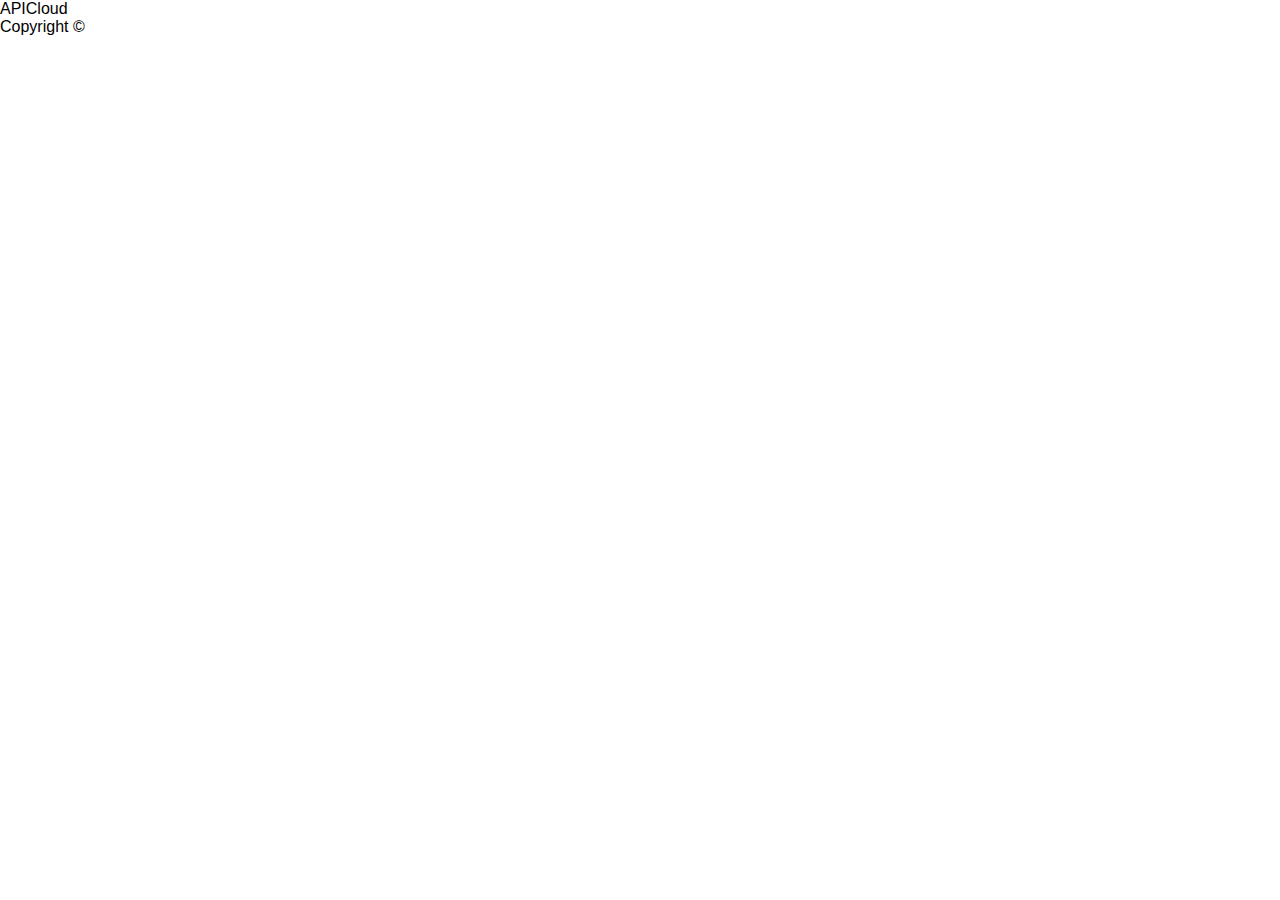
<file: widget/index.html>
<!doctype html>
<html>

<head>
    <meta charset="utf-8">
    <meta name="viewport" content="maximum-scale=1.0,minimum-scale=1.0,user-scalable=0,initial-scale=1.0,width=device-width" />
    <meta name="format-detection" content="telephone=no,email=no,date=no,address=no">
    <title>反弹密室大逃脱</title>
    <link rel="stylesheet" type="text/css" href="./css/api.css" />
</head>

<body class="wrap">
    <header>APICloud</header>
    <section class="flex-1">
    </section>
    <footer>Copyright &copy;<span id="year"></span></footer>
</body>
<script type="text/javascript" src="./script/api.js"></script>
<script type="text/javascript">
apiready = function () {
        // api.addEventListener({
      	// 	name: 'keyback'
      	// }, function(ret, err){
        //     api.toast({
        // 			msg: '按了退出键',
        // 			duration:2000,
        // 			location: 'bottom'
        // 		});
        // })
  // var simInfoImp = api.require('simInfoImp');
  // simInfoImp.getSimSerialNumber(function(ret) {
  //     alert(JSON.stringify(ret));
  // });
    // var androidNfc= api.require('androidNfc');
    // api.setScreenOrientation({
    //     orientation: 'auto_landscape'
    // });
    // androidNfc.nfcGetId(function( ret, err ){
    //     if (ret.status) {
    //         console.log(JSON.stringify(ret));
    //         alert(JSON.stringify("读取的卡号：" + ret.cardId));
    //     } else {
    //         console.log(JSON.stringify(err));
    //         alert(JSON.stringify("错误信息：" + err.msg));
    //     }
    // });
    // var photoBrowser = api.require("photoBrowser");
    // photoBrowser.open(
    //   {
    //     images: ['http://www.apicloud.com/start_page_h/be/fe/befebc0c1a93c060c2c7774ebd3f6e3b.png'],
    //     bgColor: "#000",
    //   },
    //   function (ret, err) {
    //     if (ret) {
    //       if(ret.eventType == 'click'){
    //         photoBrowser.close()
    //       }
    //       // alert(JSON.stringify(ret));
    //     } else {
    //       alert(JSON.stringify(err));
    //     }
    //   }
    // );
    api.openFrame({
        name: 'main',
        url: 'html/main.html',
        bounces: true,
    });
    // function jpushListener(ret){
    //   api.confirm( {
    //     title: 'ret',
    //     msg: ret,
    //     buttons: [ '确定  ', '取消' ]
    //   }, function ( ret, err ) {
    //   } )
    // }
    var ajpush = api.require('ajpush');
    ajpush.init(function(ret) {
        // ajpush.setListener(jpushListener);
    });
};
</script>

</html>
</file>
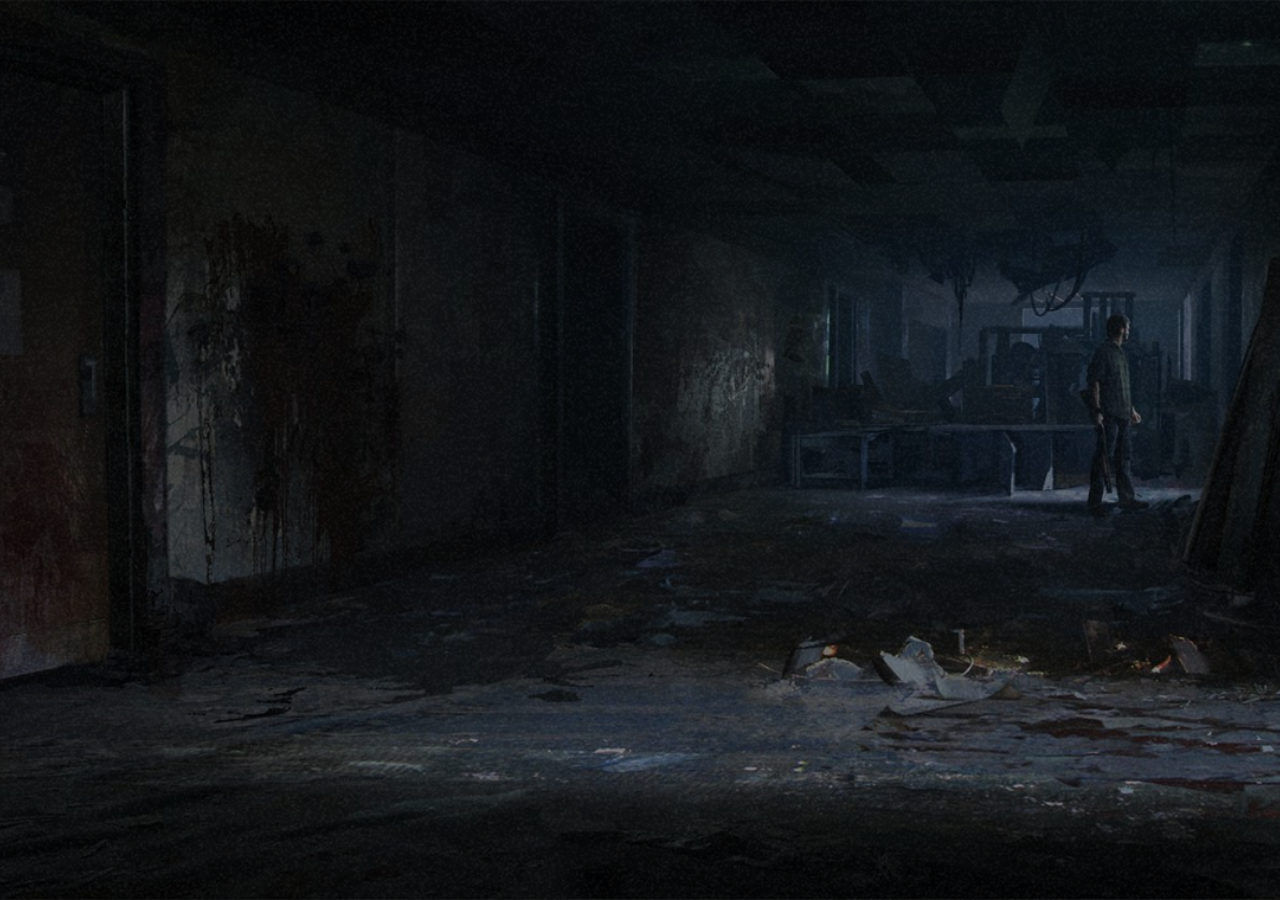
<file: widget/html/MRTT/index.html>
<!DOCTYPE html><html lang=en><head><meta charset=utf-8><meta http-equiv=X-UA-Compatible content="IE=edge,chrome=1"><meta name=renderer content=webkit><meta name=MobileOptimized content=320><meta name=keywords content=""><meta name=description content=""><meta name=viewport content="width=device-width,initial-scale=1,user-scalable=no"><meta name=HandheldFriendly content=true><meta name=apple-mobile-web-app-capable content=yes><meta name=apple-mobile-web-app-status-bar-style content=black><meta name=format-detection content="telphone=no, email=no"><meta name=screen-orientation content=portrait><meta name=x5-orientation content=portrait><meta name=full-screen content=yes><meta name=x5-fullscreen content=true><meta name=browsermode content=application><meta name=x5-page-mode content=app><meta name=msapplication-tap-highlight content=no><meta name=referrer content=no-referrer><link rel=icon href=favicon.ico><title>vue</title><link rel=stylesheet href=icon/iconfont.css><link href=css/app.0f9bf4ec.css rel=preload as=style><link href=css/chunk-vendors.8d628da2.css rel=preload as=style><link href=js/app.62fc1a55.js rel=preload as=script><link href=js/chunk-vendors.3c4aa579.js rel=preload as=script><link href=css/chunk-vendors.8d628da2.css rel=stylesheet><link href=css/app.0f9bf4ec.css rel=stylesheet></head><body><noscript><strong>We're sorry but vue doesn't work properly without JavaScript enabled. Please enable it to continue.</strong></noscript><div id=app></div><script src=./apiready.js></script><script>(function (doc, win) {
      var docEl = doc.documentElement,
        resizeEvt = 'orientationchange' in window ? 'orientationchange' : 'resize',
        recalc = function () {
          var clientWidth = docEl.clientWidth;
          if (!clientWidth) return;
          docEl.style.fontSize = 50 * (clientWidth / 667) + 'px';
        };
      if (!doc.addEventListener) return;
      win.addEventListener(resizeEvt, recalc, false);
      doc.addEventListener('DOMContentLoaded', recalc, false);
    })(document, window)</script><script src=js/chunk-vendors.3c4aa579.js></script><script src=js/app.62fc1a55.js></script></body></html>
</file>
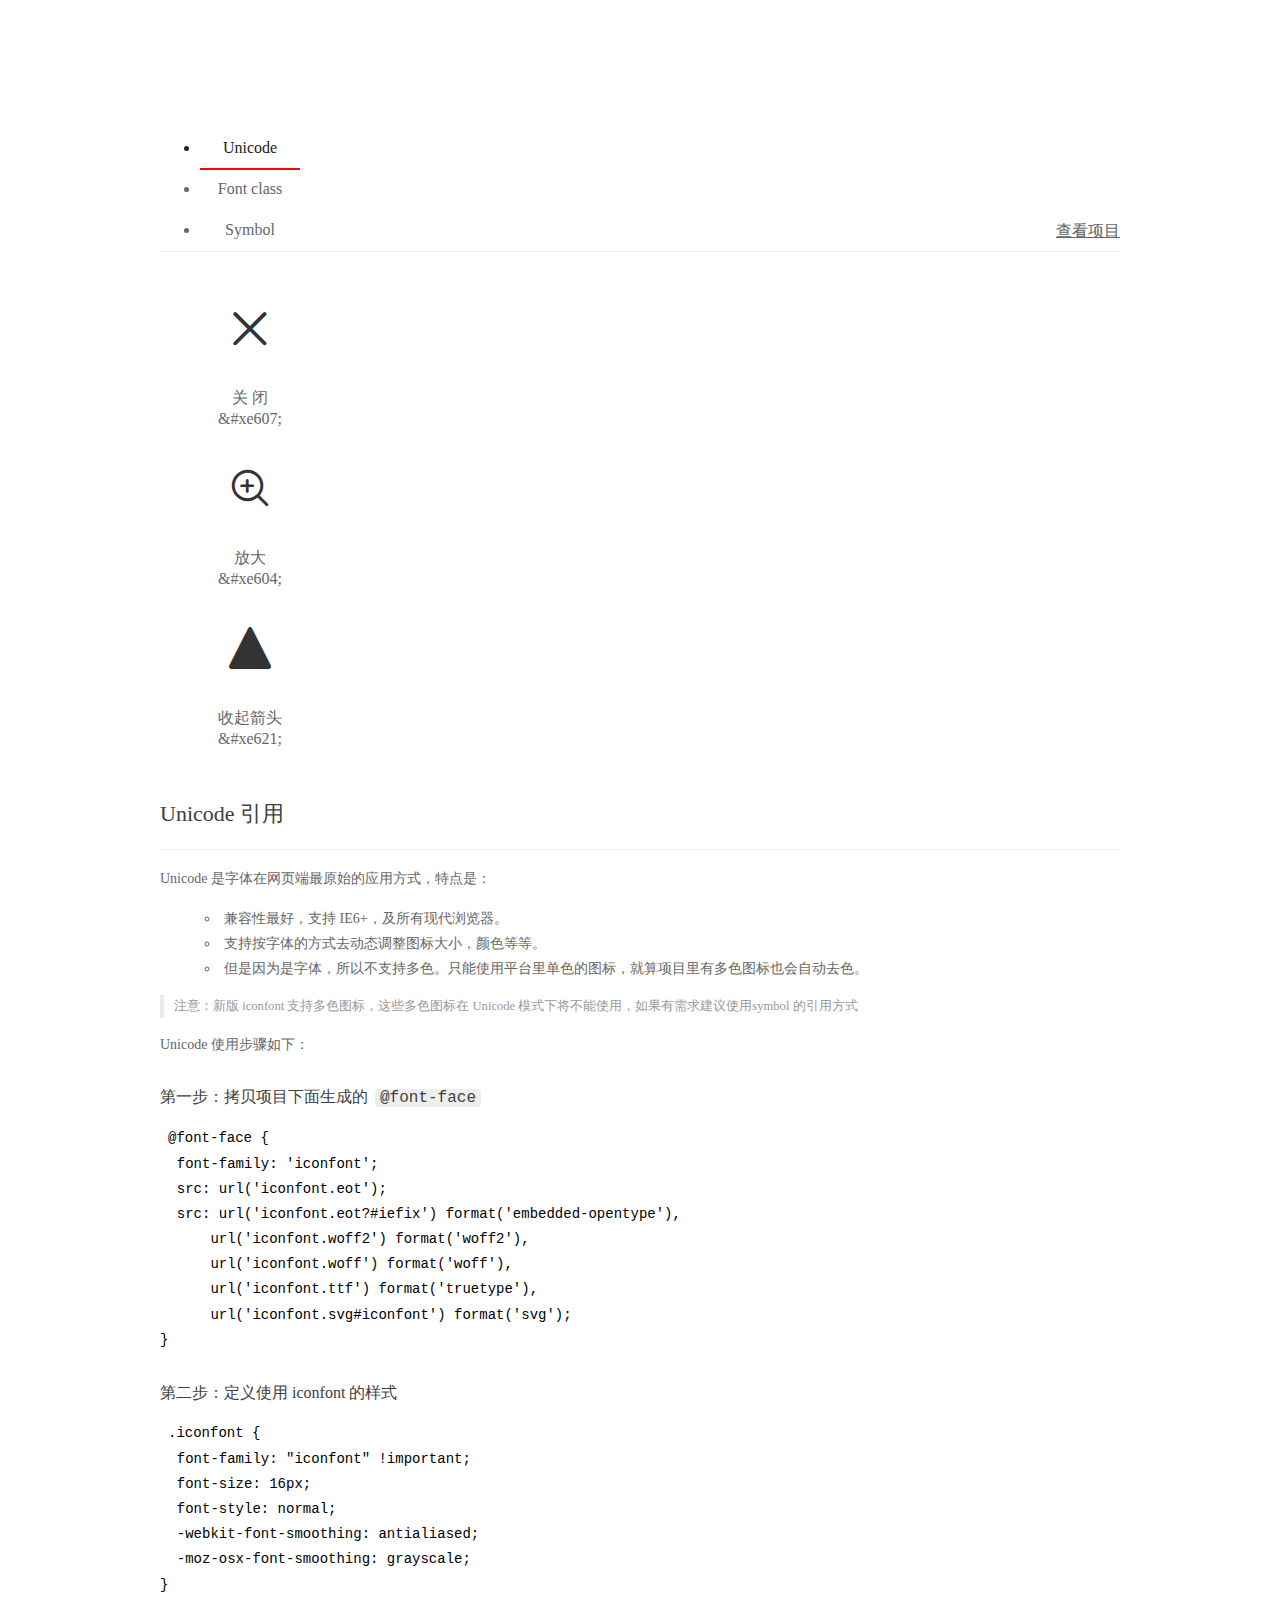
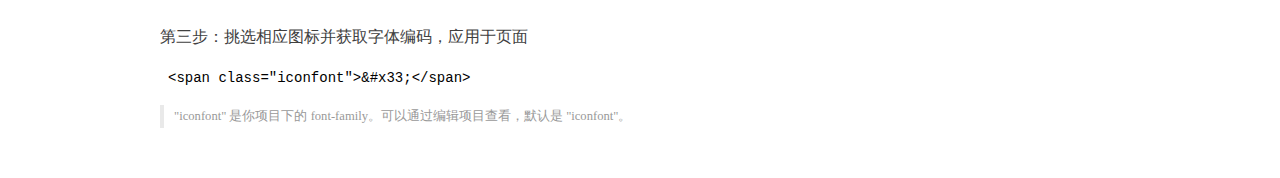
<file: widget/html/MRTT/icon/demo_index.html>
<!DOCTYPE html>
<html>
<head>
  <meta charset="utf-8"/>
  <title>IconFont Demo</title>
  <link rel="shortcut icon" href="https://img.alicdn.com/tps/i4/TB1_oz6GVXXXXaFXpXXJDFnIXXX-64-64.ico" type="image/x-icon"/>
  <link rel="stylesheet" href="https://g.alicdn.com/thx/cube/1.3.2/cube.min.css">
  <link rel="stylesheet" href="demo.css">
  <link rel="stylesheet" href="iconfont.css">
  <script src="iconfont.js"></script>
  <!-- jQuery -->
  <script src="https://a1.alicdn.com/oss/uploads/2018/12/26/7bfddb60-08e8-11e9-9b04-53e73bb6408b.js"></script>
  <!-- 代码高亮 -->
  <script src="https://a1.alicdn.com/oss/uploads/2018/12/26/a3f714d0-08e6-11e9-8a15-ebf944d7534c.js"></script>
</head>
<body>
  <div class="main">
    <h1 class="logo"><a href="https://www.iconfont.cn/" title="iconfont 首页" target="_blank">&#xe86b;</a></h1>
    <div class="nav-tabs">
      <ul id="tabs" class="dib-box">
        <li class="dib active"><span>Unicode</span></li>
        <li class="dib"><span>Font class</span></li>
        <li class="dib"><span>Symbol</span></li>
      </ul>
      
      <a href="https://www.iconfont.cn/manage/index?manage_type=myprojects&projectId=1977488" target="_blank" class="nav-more">查看项目</a>
      
    </div>
    <div class="tab-container">
      <div class="content unicode" style="display: block;">
          <ul class="icon_lists dib-box">
          
            <li class="dib">
              <span class="icon iconfont">&#xe607;</span>
                <div class="name">关  闭</div>
                <div class="code-name">&amp;#xe607;</div>
              </li>
          
            <li class="dib">
              <span class="icon iconfont">&#xe604;</span>
                <div class="name">放大</div>
                <div class="code-name">&amp;#xe604;</div>
              </li>
          
            <li class="dib">
              <span class="icon iconfont">&#xe621;</span>
                <div class="name">收起箭头</div>
                <div class="code-name">&amp;#xe621;</div>
              </li>
          
          </ul>
          <div class="article markdown">
          <h2 id="unicode-">Unicode 引用</h2>
          <hr>

          <p>Unicode 是字体在网页端最原始的应用方式，特点是：</p>
          <ul>
            <li>兼容性最好，支持 IE6+，及所有现代浏览器。</li>
            <li>支持按字体的方式去动态调整图标大小，颜色等等。</li>
            <li>但是因为是字体，所以不支持多色。只能使用平台里单色的图标，就算项目里有多色图标也会自动去色。</li>
          </ul>
          <blockquote>
            <p>注意：新版 iconfont 支持多色图标，这些多色图标在 Unicode 模式下将不能使用，如果有需求建议使用symbol 的引用方式</p>
          </blockquote>
          <p>Unicode 使用步骤如下：</p>
          <h3 id="-font-face">第一步：拷贝项目下面生成的 <code>@font-face</code></h3>
<pre><code class="language-css"
>@font-face {
  font-family: 'iconfont';
  src: url('iconfont.eot');
  src: url('iconfont.eot?#iefix') format('embedded-opentype'),
      url('iconfont.woff2') format('woff2'),
      url('iconfont.woff') format('woff'),
      url('iconfont.ttf') format('truetype'),
      url('iconfont.svg#iconfont') format('svg');
}
</code></pre>
          <h3 id="-iconfont-">第二步：定义使用 iconfont 的样式</h3>
<pre><code class="language-css"
>.iconfont {
  font-family: "iconfont" !important;
  font-size: 16px;
  font-style: normal;
  -webkit-font-smoothing: antialiased;
  -moz-osx-font-smoothing: grayscale;
}
</code></pre>
          <h3 id="-">第三步：挑选相应图标并获取字体编码，应用于页面</h3>
<pre>
<code class="language-html"
>&lt;span class="iconfont"&gt;&amp;#x33;&lt;/span&gt;
</code></pre>
          <blockquote>
            <p>"iconfont" 是你项目下的 font-family。可以通过编辑项目查看，默认是 "iconfont"。</p>
          </blockquote>
          </div>
      </div>
      <div class="content font-class">
        <ul class="icon_lists dib-box">
          
          <li class="dib">
            <span class="icon iconfont icon-guanbi"></span>
            <div class="name">
              关  闭
            </div>
            <div class="code-name">.icon-guanbi
            </div>
          </li>
          
          <li class="dib">
            <span class="icon iconfont icon-fangda"></span>
            <div class="name">
              放大
            </div>
            <div class="code-name">.icon-fangda
            </div>
          </li>
          
          <li class="dib">
            <span class="icon iconfont icon-jiantou"></span>
            <div class="name">
              收起箭头
            </div>
            <div class="code-name">.icon-jiantou
            </div>
          </li>
          
        </ul>
        <div class="article markdown">
        <h2 id="font-class-">font-class 引用</h2>
        <hr>

        <p>font-class 是 Unicode 使用方式的一种变种，主要是解决 Unicode 书写不直观，语意不明确的问题。</p>
        <p>与 Unicode 使用方式相比，具有如下特点：</p>
        <ul>
          <li>兼容性良好，支持 IE8+，及所有现代浏览器。</li>
          <li>相比于 Unicode 语意明确，书写更直观。可以很容易分辨这个 icon 是什么。</li>
          <li>因为使用 class 来定义图标，所以当要替换图标时，只需要修改 class 里面的 Unicode 引用。</li>
          <li>不过因为本质上还是使用的字体，所以多色图标还是不支持的。</li>
        </ul>
        <p>使用步骤如下：</p>
        <h3 id="-fontclass-">第一步：引入项目下面生成的 fontclass 代码：</h3>
<pre><code class="language-html">&lt;link rel="stylesheet" href="./iconfont.css"&gt;
</code></pre>
        <h3 id="-">第二步：挑选相应图标并获取类名，应用于页面：</h3>
<pre><code class="language-html">&lt;span class="iconfont icon-xxx"&gt;&lt;/span&gt;
</code></pre>
        <blockquote>
          <p>"
            iconfont" 是你项目下的 font-family。可以通过编辑项目查看，默认是 "iconfont"。</p>
        </blockquote>
      </div>
      </div>
      <div class="content symbol">
          <ul class="icon_lists dib-box">
          
            <li class="dib">
                <svg class="icon svg-icon" aria-hidden="true">
                  <use xlink:href="#icon-guanbi"></use>
                </svg>
                <div class="name">关  闭</div>
                <div class="code-name">#icon-guanbi</div>
            </li>
          
            <li class="dib">
                <svg class="icon svg-icon" aria-hidden="true">
                  <use xlink:href="#icon-fangda"></use>
                </svg>
                <div class="name">放大</div>
                <div class="code-name">#icon-fangda</div>
            </li>
          
            <li class="dib">
                <svg class="icon svg-icon" aria-hidden="true">
                  <use xlink:href="#icon-jiantou"></use>
                </svg>
                <div class="name">收起箭头</div>
                <div class="code-name">#icon-jiantou</div>
            </li>
          
          </ul>
          <div class="article markdown">
          <h2 id="symbol-">Symbol 引用</h2>
          <hr>

          <p>这是一种全新的使用方式，应该说这才是未来的主流，也是平台目前推荐的用法。相关介绍可以参考这篇<a href="">文章</a>
            这种用法其实是做了一个 SVG 的集合，与另外两种相比具有如下特点：</p>
          <ul>
            <li>支持多色图标了，不再受单色限制。</li>
            <li>通过一些技巧，支持像字体那样，通过 <code>font-size</code>, <code>color</code> 来调整样式。</li>
            <li>兼容性较差，支持 IE9+，及现代浏览器。</li>
            <li>浏览器渲染 SVG 的性能一般，还不如 png。</li>
          </ul>
          <p>使用步骤如下：</p>
          <h3 id="-symbol-">第一步：引入项目下面生成的 symbol 代码：</h3>
<pre><code class="language-html">&lt;script src="./iconfont.js"&gt;&lt;/script&gt;
</code></pre>
          <h3 id="-css-">第二步：加入通用 CSS 代码（引入一次就行）：</h3>
<pre><code class="language-html">&lt;style&gt;
.icon {
  width: 1em;
  height: 1em;
  vertical-align: -0.15em;
  fill: currentColor;
  overflow: hidden;
}
&lt;/style&gt;
</code></pre>
          <h3 id="-">第三步：挑选相应图标并获取类名，应用于页面：</h3>
<pre><code class="language-html">&lt;svg class="icon" aria-hidden="true"&gt;
  &lt;use xlink:href="#icon-xxx"&gt;&lt;/use&gt;
&lt;/svg&gt;
</code></pre>
          </div>
      </div>

    </div>
  </div>
  <script>
  $(document).ready(function () {
      $('.tab-container .content:first').show()

      $('#tabs li').click(function (e) {
        var tabContent = $('.tab-container .content')
        var index = $(this).index()

        if ($(this).hasClass('active')) {
          return
        } else {
          $('#tabs li').removeClass('active')
          $(this).addClass('active')

          tabContent.hide().eq(index).fadeIn()
        }
      })
    })
  </script>
</body>
</html>
</file>
<file: widget/css/api.css>
html{
	font-family: sans-serif;
}
html,body,header,section,footer,div,ul,ol,li,img,a,span,em,del,legend,center,strong,var,fieldset,form,label,dl,dt,dd,cite,input,hr,time,mark,code,figcaption,figure,textarea,h1,h2,h3,h4,h5,h6,p{
	margin:0;
	border:0;
	padding:0;
	font-style:normal;
}
html,body {
	-webkit-touch-callout:none;
	-webkit-text-size-adjust:none;
	-webkit-tap-highlight-color:rgba(0, 0, 0, 0);
	-webkit-user-select:none;
	background-color: #fff;
}
nav,article,aside,details,main,header,footer,section,fieldset,figcaption,figure{
	display: block;
}
img,a,button,em,del,strong,var,label,cite,small,time,mark,code,textarea{
	display:inline-block;
}
header,section,footer {
	position:relative;
}
ol,ul{
	list-style:none;
}
input,button,textarea {
	border:0;
	margin:0;
	padding:0;
	font-size:1em;
	line-height:1em;
	/*-webkit-appearance:none;*/
	background-color:rgba(0, 0, 0, 0);
}
span{
	display:inline-block;
}
a:active, a:hover {
  outline: 0;
}
a, a:visited{
	text-decoration:none;
}

label, .wordWrap{
    word-wrap: break-word;
    word-break: break-all;
}
table {
  border-collapse: collapse;
  border-spacing: 0;
}
td,th {
  padding: 0;
}
.clearfix:after{
	content: ' ';
	display: block;
	clear: both;
	visibility:hidden;
	line-height: 0;
	height:0;
}
.loading_more{
	display: block;
	height: 1.5em;
	width: 100%;
}
.loading_more:before {
	display: inline-block; vertical-align: text-bottom;
	content: ' '; height: 16px; width: 16px; margin-right: 6px;
	background: url(../image/loading_more.gif) no-repeat center;
	-webkit-background-size: contain;
	background-size: contain;
} 
.loading_more:after {
	content: '加载更多';	
}
</file>
<file: widget/html/MRTT/icon/demo.css>
/* Logo 字体 */
@font-face {
  font-family: "iconfont logo";
  src: url('https://at.alicdn.com/t/font_985780_km7mi63cihi.eot?t=1545807318834');
  src: url('https://at.alicdn.com/t/font_985780_km7mi63cihi.eot?t=1545807318834#iefix') format('embedded-opentype'),
    url('https://at.alicdn.com/t/font_985780_km7mi63cihi.woff?t=1545807318834') format('woff'),
    url('https://at.alicdn.com/t/font_985780_km7mi63cihi.ttf?t=1545807318834') format('truetype'),
    url('https://at.alicdn.com/t/font_985780_km7mi63cihi.svg?t=1545807318834#iconfont') format('svg');
}

.logo {
  font-family: "iconfont logo";
  font-size: 160px;
  font-style: normal;
  -webkit-font-smoothing: antialiased;
  -moz-osx-font-smoothing: grayscale;
}

/* tabs */
.nav-tabs {
  position: relative;
}

.nav-tabs .nav-more {
  position: absolute;
  right: 0;
  bottom: 0;
  height: 42px;
  line-height: 42px;
  color: #666;
}

#tabs {
  border-bottom: 1px solid #eee;
}

#tabs li {
  cursor: pointer;
  width: 100px;
  height: 40px;
  line-height: 40px;
  text-align: center;
  font-size: 16px;
  border-bottom: 2px solid transparent;
  position: relative;
  z-index: 1;
  margin-bottom: -1px;
  color: #666;
}


#tabs .active {
  border-bottom-color: #f00;
  color: #222;
}

.tab-container .content {
  display: none;
}

/* 页面布局 */
.main {
  padding: 30px 100px;
  width: 960px;
  margin: 0 auto;
}

.main .logo {
  color: #333;
  text-align: left;
  margin-bottom: 30px;
  line-height: 1;
  height: 110px;
  margin-top: -50px;
  overflow: hidden;
  *zoom: 1;
}

.main .logo a {
  font-size: 160px;
  color: #333;
}

.helps {
  margin-top: 40px;
}

.helps pre {
  padding: 20px;
  margin: 10px 0;
  border: solid 1px #e7e1cd;
  background-color: #fffdef;
  overflow: auto;
}

.icon_lists {
  width: 100% !important;
  overflow: hidden;
  *zoom: 1;
}

.icon_lists li {
  width: 100px;
  margin-bottom: 10px;
  margin-right: 20px;
  text-align: center;
  list-style: none !important;
  cursor: default;
}

.icon_lists li .code-name {
  line-height: 1.2;
}

.icon_lists .icon {
  display: block;
  height: 100px;
  line-height: 100px;
  font-size: 42px;
  margin: 10px auto;
  color: #333;
  -webkit-transition: font-size 0.25s linear, width 0.25s linear;
  -moz-transition: font-size 0.25s linear, width 0.25s linear;
  transition: font-size 0.25s linear, width 0.25s linear;
}

.icon_lists .icon:hover {
  font-size: 100px;
}

.icon_lists .svg-icon {
  /* 通过设置 font-size 来改变图标大小 */
  width: 1em;
  /* 图标和文字相邻时，垂直对齐 */
  vertical-align: -0.15em;
  /* 通过设置 color 来改变 SVG 的颜色/fill */
  fill: currentColor;
  /* path 和 stroke 溢出 viewBox 部分在 IE 下会显示
      normalize.css 中也包含这行 */
  overflow: hidden;
}

.icon_lists li .name,
.icon_lists li .code-name {
  color: #666;
}

/* markdown 样式 */
.markdown {
  color: #666;
  font-size: 14px;
  line-height: 1.8;
}

.highlight {
  line-height: 1.5;
}

.markdown img {
  vertical-align: middle;
  max-width: 100%;
}

.markdown h1 {
  color: #404040;
  font-weight: 500;
  line-height: 40px;
  margin-bottom: 24px;
}

.markdown h2,
.markdown h3,
.markdown h4,
.markdown h5,
.markdown h6 {
  color: #404040;
  margin: 1.6em 0 0.6em 0;
  font-weight: 500;
  clear: both;
}

.markdown h1 {
  font-size: 28px;
}

.markdown h2 {
  font-size: 22px;
}

.markdown h3 {
  font-size: 16px;
}

.markdown h4 {
  font-size: 14px;
}

.markdown h5 {
  font-size: 12px;
}

.markdown h6 {
  font-size: 12px;
}

.markdown hr {
  height: 1px;
  border: 0;
  background: #e9e9e9;
  margin: 16px 0;
  clear: both;
}

.markdown p {
  margin: 1em 0;
}

.markdown>p,
.markdown>blockquote,
.markdown>.highlight,
.markdown>ol,
.markdown>ul {
  width: 80%;
}

.markdown ul>li {
  list-style: circle;
}

.markdown>ul li,
.markdown blockquote ul>li {
  margin-left: 20px;
  padding-left: 4px;
}

.markdown>ul li p,
.markdown>ol li p {
  margin: 0.6em 0;
}

.markdown ol>li {
  list-style: decimal;
}

.markdown>ol li,
.markdown blockquote ol>li {
  margin-left: 20px;
  padding-left: 4px;
}

.markdown code {
  margin: 0 3px;
  padding: 0 5px;
  background: #eee;
  border-radius: 3px;
}

.markdown strong,
.markdown b {
  font-weight: 600;
}

.markdown>table {
  border-collapse: collapse;
  border-spacing: 0px;
  empty-cells: show;
  border: 1px solid #e9e9e9;
  width: 95%;
  margin-bottom: 24px;
}

.markdown>table th {
  white-space: nowrap;
  color: #333;
  font-weight: 600;
}

.markdown>table th,
.markdown>table td {
  border: 1px solid #e9e9e9;
  padding: 8px 16px;
  text-align: left;
}

.markdown>table th {
  background: #F7F7F7;
}

.markdown blockquote {
  font-size: 90%;
  color: #999;
  border-left: 4px solid #e9e9e9;
  padding-left: 0.8em;
  margin: 1em 0;
}

.markdown blockquote p {
  margin: 0;
}

.markdown .anchor {
  opacity: 0;
  transition: opacity 0.3s ease;
  margin-left: 8px;
}

.markdown .waiting {
  color: #ccc;
}

.markdown h1:hover .anchor,
.markdown h2:hover .anchor,
.markdown h3:hover .anchor,
.markdown h4:hover .anchor,
.markdown h5:hover .anchor,
.markdown h6:hover .anchor {
  opacity: 1;
  display: inline-block;
}

.markdown>br,
.markdown>p>br {
  clear: both;
}


.hljs {
  display: block;
  background: white;
  padding: 0.5em;
  color: #333333;
  overflow-x: auto;
}

.hljs-comment,
.hljs-meta {
  color: #969896;
}

.hljs-string,
.hljs-variable,
.hljs-template-variable,
.hljs-strong,
.hljs-emphasis,
.hljs-quote {
  color: #df5000;
}

.hljs-keyword,
.hljs-selector-tag,
.hljs-type {
  color: #a71d5d;
}

.hljs-literal,
.hljs-symbol,
.hljs-bullet,
.hljs-attribute {
  color: #0086b3;
}

.hljs-section,
.hljs-name {
  color: #63a35c;
}

.hljs-tag {
  color: #333333;
}

.hljs-title,
.hljs-attr,
.hljs-selector-id,
.hljs-selector-class,
.hljs-selector-attr,
.hljs-selector-pseudo {
  color: #795da3;
}

.hljs-addition {
  color: #55a532;
  background-color: #eaffea;
}

.hljs-deletion {
  color: #bd2c00;
  background-color: #ffecec;
}

.hljs-link {
  text-decoration: underline;
}

/* 代码高亮 */
/* PrismJS 1.15.0
https://prismjs.com/download.html#themes=prism&languages=markup+css+clike+javascript */
/**
 * prism.js default theme for JavaScript, CSS and HTML
 * Based on dabblet (http://dabblet.com)
 * @author Lea Verou
 */
code[class*="language-"],
pre[class*="language-"] {
  color: black;
  background: none;
  text-shadow: 0 1px white;
  font-family: Consolas, Monaco, 'Andale Mono', 'Ubuntu Mono', monospace;
  text-align: left;
  white-space: pre;
  word-spacing: normal;
  word-break: normal;
  word-wrap: normal;
  line-height: 1.5;

  -moz-tab-size: 4;
  -o-tab-size: 4;
  tab-size: 4;

  -webkit-hyphens: none;
  -moz-hyphens: none;
  -ms-hyphens: none;
  hyphens: none;
}

pre[class*="language-"]::-moz-selection,
pre[class*="language-"] ::-moz-selection,
code[class*="language-"]::-moz-selection,
code[class*="language-"] ::-moz-selection {
  text-shadow: none;
  background: #b3d4fc;
}

pre[class*="language-"]::selection,
pre[class*="language-"] ::selection,
code[class*="language-"]::selection,
code[class*="language-"] ::selection {
  text-shadow: none;
  background: #b3d4fc;
}

@media print {

  code[class*="language-"],
  pre[class*="language-"] {
    text-shadow: none;
  }
}

/* Code blocks */
pre[class*="language-"] {
  padding: 1em;
  margin: .5em 0;
  overflow: auto;
}

:not(pre)>code[class*="language-"],
pre[class*="language-"] {
  background: #f5f2f0;
}

/* Inline code */
:not(pre)>code[class*="language-"] {
  padding: .1em;
  border-radius: .3em;
  white-space: normal;
}

.token.comment,
.token.prolog,
.token.doctype,
.token.cdata {
  color: slategray;
}

.token.punctuation {
  color: #999;
}

.namespace {
  opacity: .7;
}

.token.property,
.token.tag,
.token.boolean,
.token.number,
.token.constant,
.token.symbol,
.token.deleted {
  color: #905;
}

.token.selector,
.token.attr-name,
.token.string,
.token.char,
.token.builtin,
.token.inserted {
  color: #690;
}

.token.operator,
.token.entity,
.token.url,
.language-css .token.string,
.style .token.string {
  color: #9a6e3a;
  background: hsla(0, 0%, 100%, .5);
}

.token.atrule,
.token.attr-value,
.token.keyword {
  color: #07a;
}

.token.function,
.token.class-name {
  color: #DD4A68;
}

.token.regex,
.token.important,
.token.variable {
  color: #e90;
}

.token.important,
.token.bold {
  font-weight: bold;
}

.token.italic {
  font-style: italic;
}

.token.entity {
  cursor: help;
}
</file>
<file: widget/html/MRTT/icon/iconfont.css>
@font-face {font-family: "iconfont";
  src: url('iconfont.eot?t=1596433741038'); /* IE9 */
  src: url('iconfont.eot?t=1596433741038#iefix') format('embedded-opentype'), /* IE6-IE8 */
  url('[data-uri]') format('woff2'),
  url('iconfont.woff?t=1596433741038') format('woff'),
  url('iconfont.ttf?t=1596433741038') format('truetype'), /* chrome, firefox, opera, Safari, Android, iOS 4.2+ */
  url('iconfont.svg?t=1596433741038#iconfont') format('svg'); /* iOS 4.1- */
}

.iconfont {
  font-family: "iconfont" !important;
  font-size: 16px;
  font-style: normal;
  -webkit-font-smoothing: antialiased;
  -moz-osx-font-smoothing: grayscale;
}

.icon-guanbi:before {
  content: "\e607";
}

.icon-fangda:before {
  content: "\e604";
}

.icon-jiantou:before {
  content: "\e621";
}
</file>
